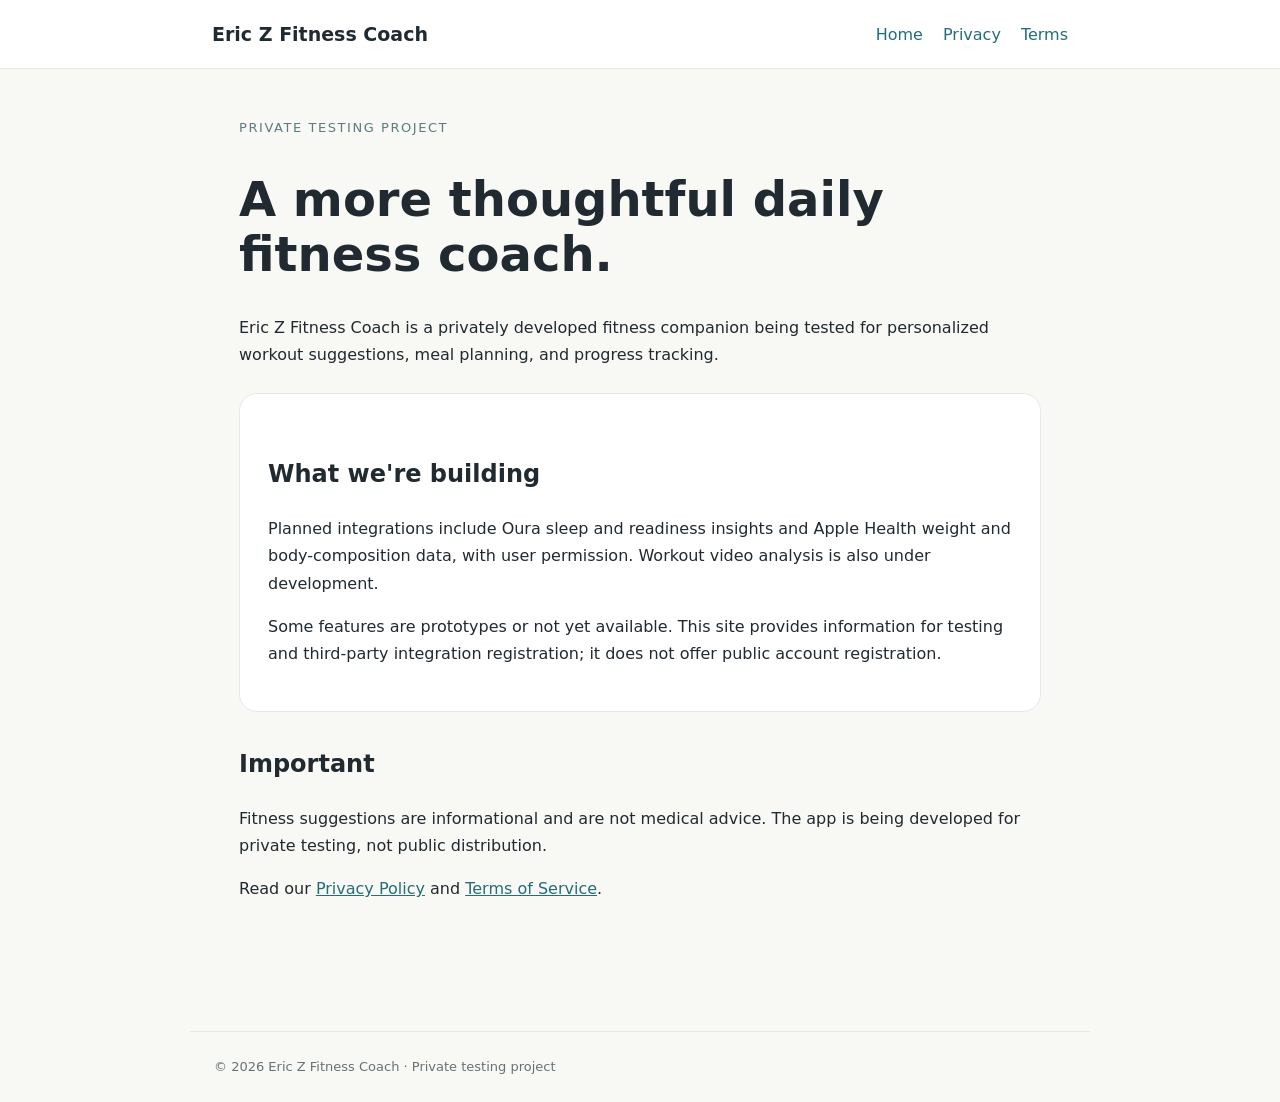
<file: index.html>
<!doctype html><html lang="en"><head><meta charset="utf-8"><meta name="viewport" content="width=device-width,initial-scale=1"><title>Eric Z Fitness Coach</title><link rel="stylesheet" href="style.css"></head><body><header><nav><strong>Eric Z Fitness Coach</strong><a href="index.html">Home</a><a href="privacy.html">Privacy</a><a href="terms.html">Terms</a></nav></header><main><p class="eyebrow">Private testing project</p><h1>A more thoughtful daily fitness coach.</h1><p>Eric Z Fitness Coach is a privately developed fitness companion being tested for personalized workout suggestions, meal planning, and progress tracking.</p><div class="panel"><h2>What we're building</h2><p>Planned integrations include Oura sleep and readiness insights and Apple Health weight and body-composition data, with user permission. Workout video analysis is also under development.</p><p>Some features are prototypes or not yet available. This site provides information for testing and third-party integration registration; it does not offer public account registration.</p></div><h2>Important</h2><p>Fitness suggestions are informational and are not medical advice. The app is being developed for private testing, not public distribution.</p><p>Read our <a href="privacy.html">Privacy Policy</a> and <a href="terms.html">Terms of Service</a>.</p></main><footer>© 2026 Eric Z Fitness Coach · Private testing project</footer></body></html>
</file>
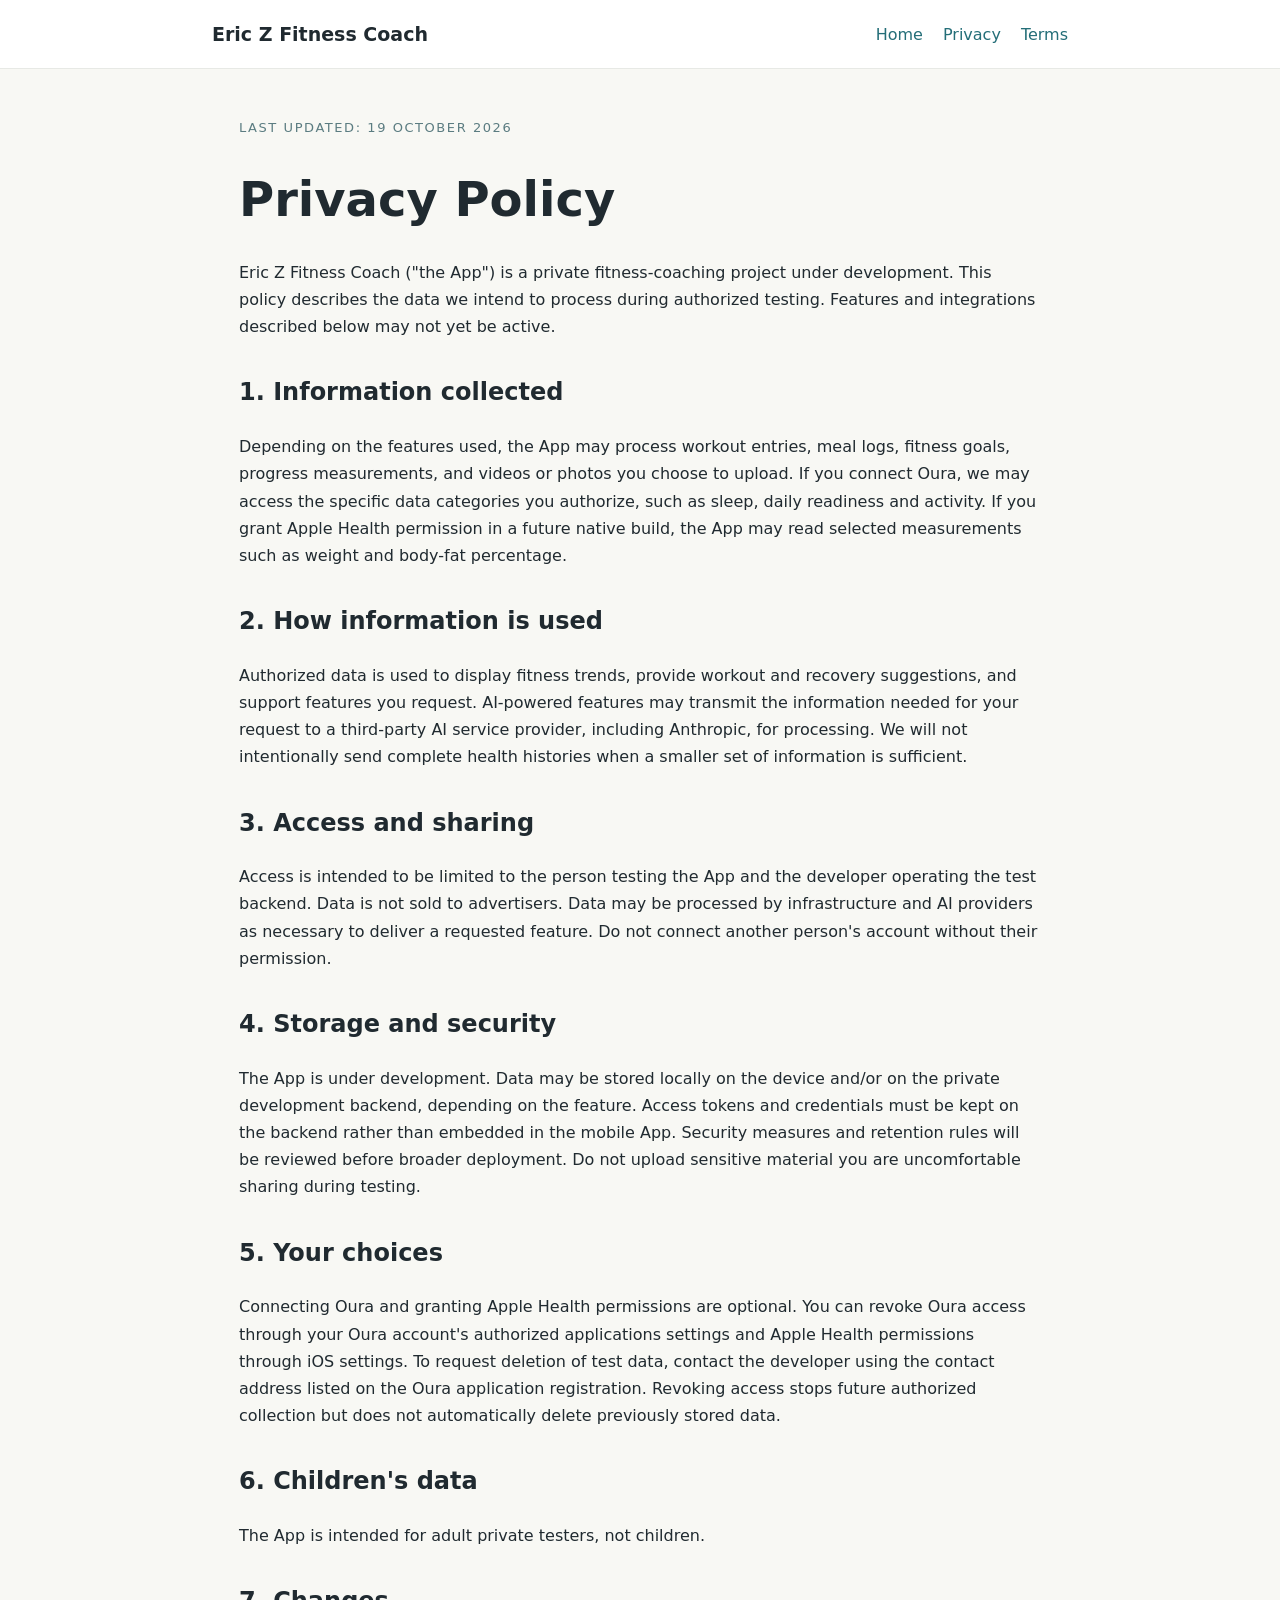
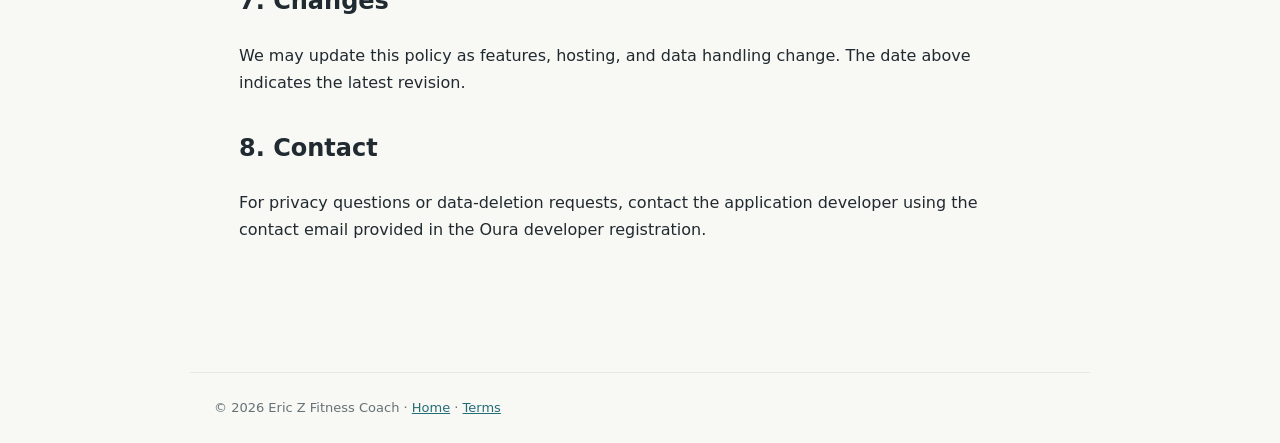
<file: privacy.html>
<!doctype html><html lang="en"><head><meta charset="utf-8"><meta name="viewport" content="width=device-width,initial-scale=1"><title>Privacy Policy | Eric Z Fitness Coach</title><link rel="stylesheet" href="style.css"></head><body><header><nav><strong>Eric Z Fitness Coach</strong><a href="index.html">Home</a><a href="privacy.html">Privacy</a><a href="terms.html">Terms</a></nav></header><main><p class="eyebrow">Last updated: 19 October 2026</p><h1>Privacy Policy</h1><p>Eric Z Fitness Coach ("the App") is a private fitness-coaching project under development. This policy describes the data we intend to process during authorized testing. Features and integrations described below may not yet be active.</p><h2>1. Information collected</h2><p>Depending on the features used, the App may process workout entries, meal logs, fitness goals, progress measurements, and videos or photos you choose to upload. If you connect Oura, we may access the specific data categories you authorize, such as sleep, daily readiness and activity. If you grant Apple Health permission in a future native build, the App may read selected measurements such as weight and body-fat percentage.</p><h2>2. How information is used</h2><p>Authorized data is used to display fitness trends, provide workout and recovery suggestions, and support features you request. AI-powered features may transmit the information needed for your request to a third-party AI service provider, including Anthropic, for processing. We will not intentionally send complete health histories when a smaller set of information is sufficient.</p><h2>3. Access and sharing</h2><p>Access is intended to be limited to the person testing the App and the developer operating the test backend. Data is not sold to advertisers. Data may be processed by infrastructure and AI providers as necessary to deliver a requested feature. Do not connect another person's account without their permission.</p><h2>4. Storage and security</h2><p>The App is under development. Data may be stored locally on the device and/or on the private development backend, depending on the feature. Access tokens and credentials must be kept on the backend rather than embedded in the mobile App. Security measures and retention rules will be reviewed before broader deployment. Do not upload sensitive material you are uncomfortable sharing during testing.</p><h2>5. Your choices</h2><p>Connecting Oura and granting Apple Health permissions are optional. You can revoke Oura access through your Oura account's authorized applications settings and Apple Health permissions through iOS settings. To request deletion of test data, contact the developer using the contact address listed on the Oura application registration. Revoking access stops future authorized collection but does not automatically delete previously stored data.</p><h2>6. Children's data</h2><p>The App is intended for adult private testers, not children.</p><h2>7. Changes</h2><p>We may update this policy as features, hosting, and data handling change. The date above indicates the latest revision.</p><h2>8. Contact</h2><p>For privacy questions or data-deletion requests, contact the application developer using the contact email provided in the Oura developer registration.</p></main><footer>© 2026 Eric Z Fitness Coach · <a href="index.html">Home</a> · <a href="terms.html">Terms</a></footer></body></html>
</file>
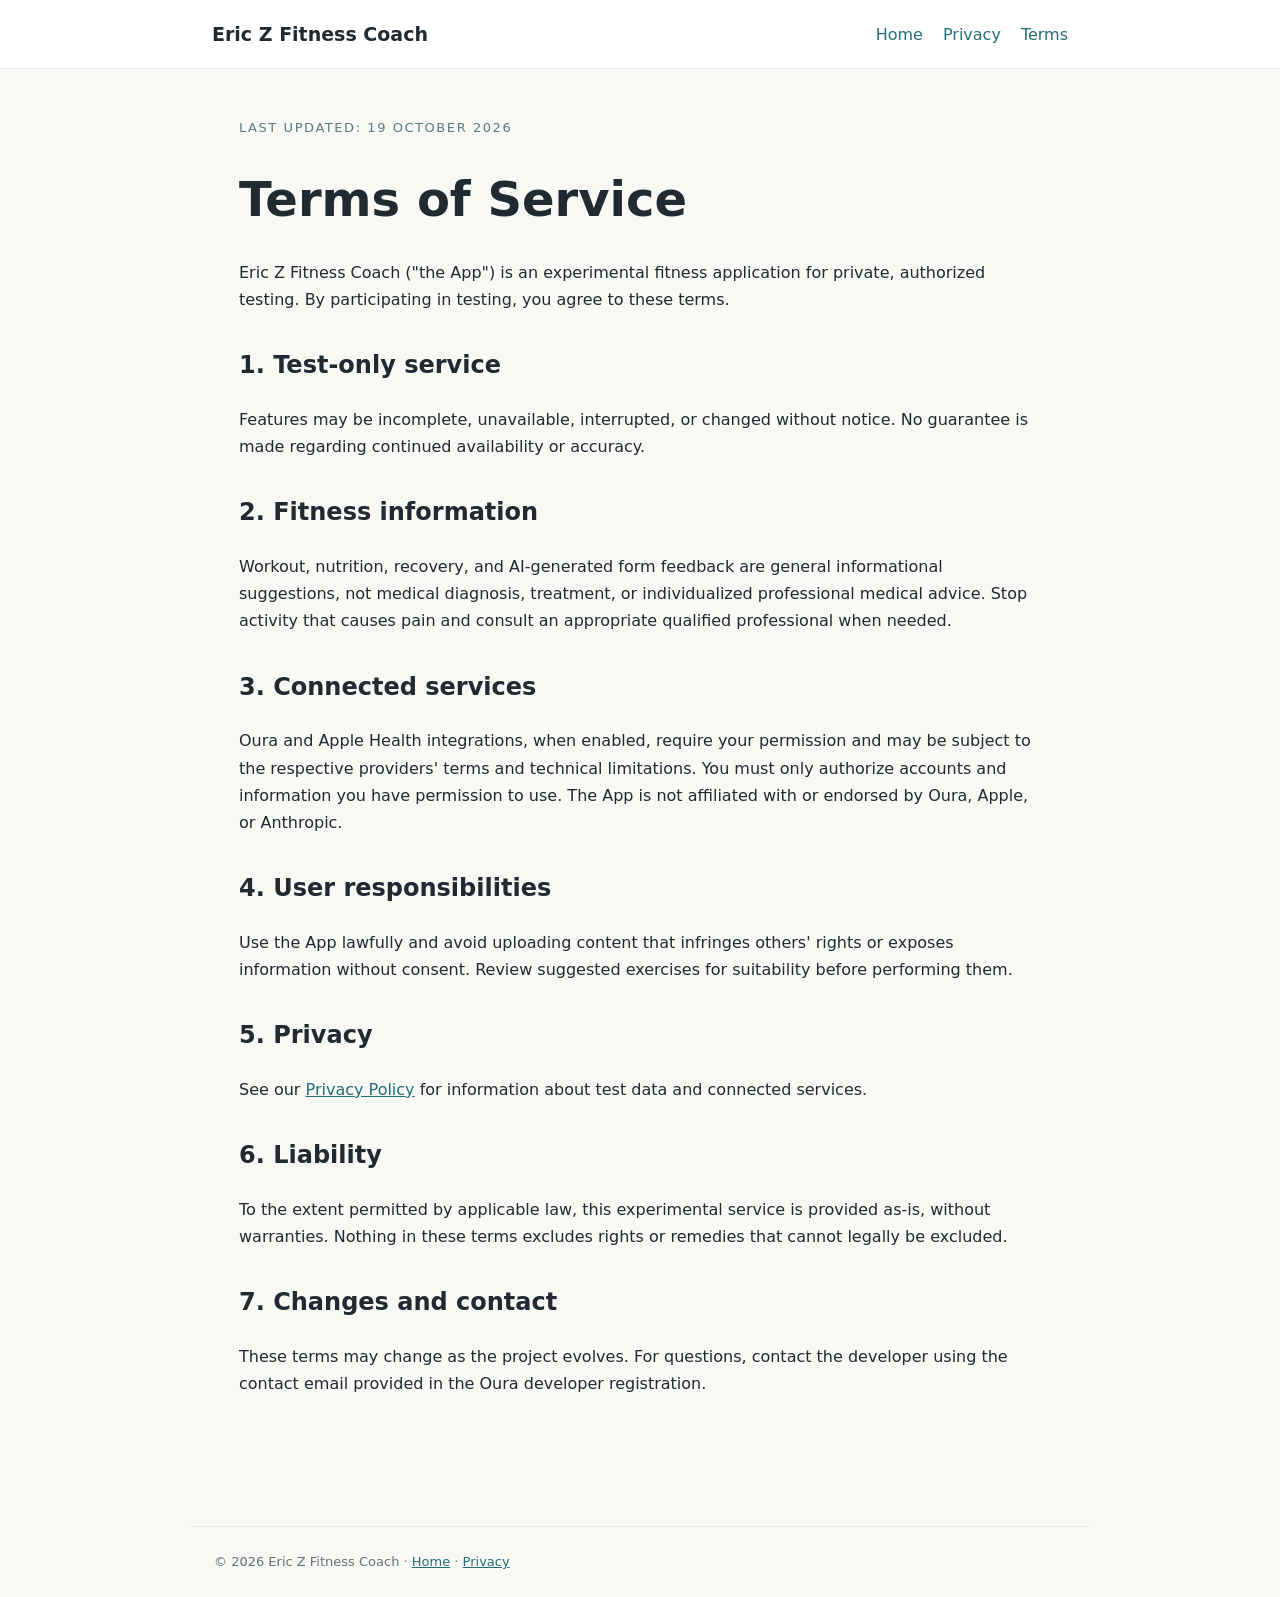
<file: terms.html>
<!doctype html><html lang="en"><head><meta charset="utf-8"><meta name="viewport" content="width=device-width,initial-scale=1"><title>Terms of Service | Eric Z Fitness Coach</title><link rel="stylesheet" href="style.css"></head><body><header><nav><strong>Eric Z Fitness Coach</strong><a href="index.html">Home</a><a href="privacy.html">Privacy</a><a href="terms.html">Terms</a></nav></header><main><p class="eyebrow">Last updated: 19 October 2026</p><h1>Terms of Service</h1><p>Eric Z Fitness Coach ("the App") is an experimental fitness application for private, authorized testing. By participating in testing, you agree to these terms.</p><h2>1. Test-only service</h2><p>Features may be incomplete, unavailable, interrupted, or changed without notice. No guarantee is made regarding continued availability or accuracy.</p><h2>2. Fitness information</h2><p>Workout, nutrition, recovery, and AI-generated form feedback are general informational suggestions, not medical diagnosis, treatment, or individualized professional medical advice. Stop activity that causes pain and consult an appropriate qualified professional when needed.</p><h2>3. Connected services</h2><p>Oura and Apple Health integrations, when enabled, require your permission and may be subject to the respective providers' terms and technical limitations. You must only authorize accounts and information you have permission to use. The App is not affiliated with or endorsed by Oura, Apple, or Anthropic.</p><h2>4. User responsibilities</h2><p>Use the App lawfully and avoid uploading content that infringes others' rights or exposes information without consent. Review suggested exercises for suitability before performing them.</p><h2>5. Privacy</h2><p>See our <a href="privacy.html">Privacy Policy</a> for information about test data and connected services.</p><h2>6. Liability</h2><p>To the extent permitted by applicable law, this experimental service is provided as-is, without warranties. Nothing in these terms excludes rights or remedies that cannot legally be excluded.</p><h2>7. Changes and contact</h2><p>These terms may change as the project evolves. For questions, contact the developer using the contact email provided in the Oura developer registration.</p></main><footer>© 2026 Eric Z Fitness Coach · <a href="index.html">Home</a> · <a href="privacy.html">Privacy</a></footer></body></html>
</file>
<file: style.css>
:root{font-family:system-ui,-apple-system,BlinkMacSystemFont,'Segoe UI',sans-serif;color:#202a30;background:#f8f8f4}*{box-sizing:border-box}body{margin:0;line-height:1.7}header{background:#fff;border-bottom:1px solid #e7e9e5}nav{max-width:900px;margin:auto;padding:18px 22px;display:flex;gap:20px;align-items:center;flex-wrap:wrap}nav strong{margin-right:auto;font-size:19px}a{color:#246e78}nav a{text-decoration:none}main{max-width:850px;margin:48px auto;padding:0 24px 65px}h1{font-size:clamp(30px,5vw,48px);line-height:1.15}h2{margin-top:32px}p,li{font-size:16px}.eyebrow{font-size:13px;letter-spacing:.12em;text-transform:uppercase;color:#5b7c81}.panel{background:#fff;border:1px solid #e5e9e6;border-radius:18px;padding:28px;margin:25px 0}footer{max-width:900px;margin:auto;padding:24px;color:#657277;font-size:13px;border-top:1px solid #e5e9e6}@media(max-width:600px){nav{gap:12px}nav strong{width:100%}main{margin:25px auto}.panel{padding:18px}}
</file>
